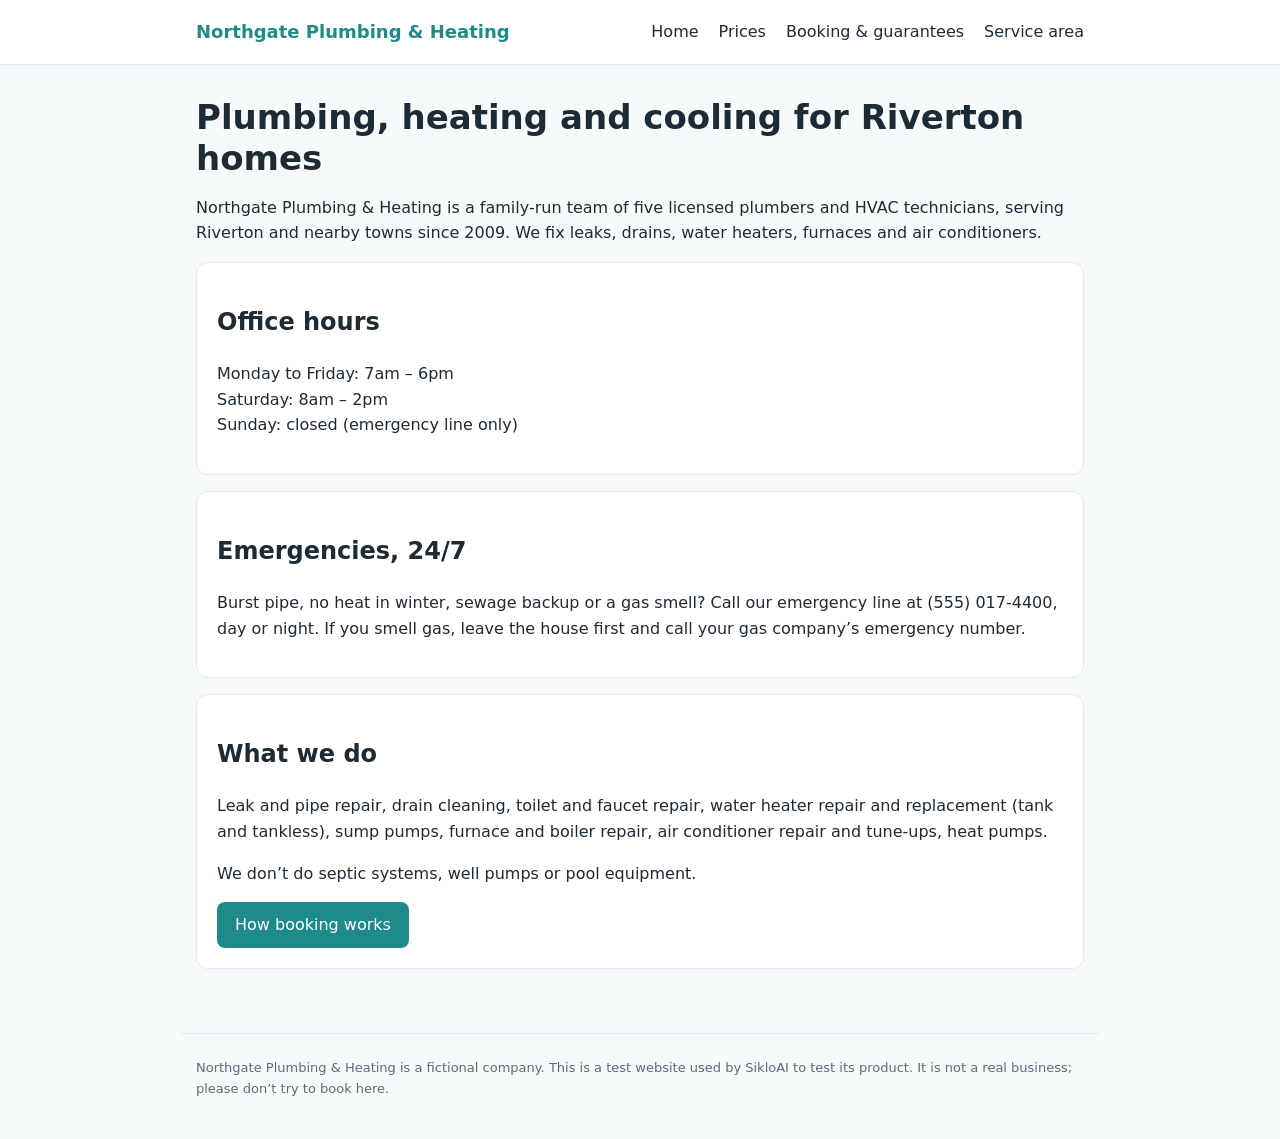
<file: index.html>
<!doctype html>
<html lang="en"><head><meta charset="utf-8"><meta name="viewport" content="width=device-width, initial-scale=1">
<title>Northgate Plumbing &amp; Heating | Plumber and HVAC in Riverton</title><meta name="robots" content="noindex, nofollow"><link rel="stylesheet" href="style.css"></head>
<body><header><nav><b>Northgate Plumbing &amp; Heating</b><a href="index.html">Home</a><a href="prices.html">Prices</a><a href="booking.html">Booking &amp; guarantees</a><a href="area.html">Service area</a></nav></header><main><h1>Plumbing, heating and cooling for Riverton homes</h1><p>Northgate Plumbing &amp; Heating is a family-run team of five licensed plumbers and HVAC technicians, serving Riverton and nearby towns since 2009. We fix leaks, drains, water heaters, furnaces and air conditioners.</p><div class="card"><h2>Office hours</h2><p>Monday to Friday: 7am – 6pm<br>Saturday: 8am – 2pm<br>Sunday: closed (emergency line only)</p></div><div class="card"><h2>Emergencies, 24/7</h2><p>Burst pipe, no heat in winter, sewage backup or a gas smell? Call our emergency line at (555) 017-4400, day or night. If you smell gas, leave the house first and call your gas company’s emergency number.</p></div><div class="card"><h2>What we do</h2><p>Leak and pipe repair, drain cleaning, toilet and faucet repair, water heater repair and replacement (tank and tankless), sump pumps, furnace and boiler repair, air conditioner repair and tune-ups, heat pumps.</p><p>We don’t do septic systems, well pumps or pool equipment.</p><a class="btn" href="booking.html">How booking works</a></div></main><footer>Northgate Plumbing &amp; Heating is a fictional company. This is a test website used by SikloAI to test its product. It is not a real business; please don’t try to book here.</footer></body></html>
</file>
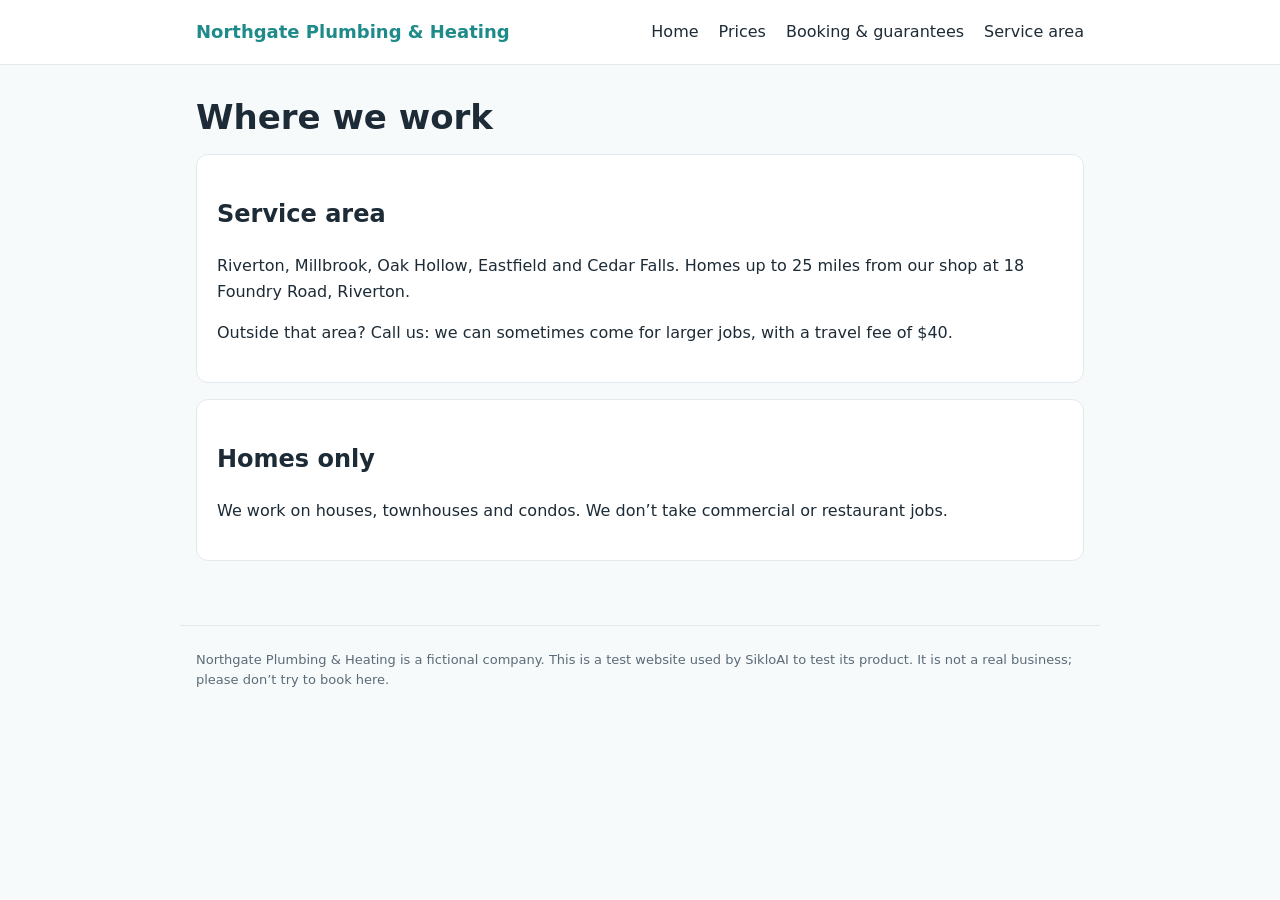
<file: area.html>
<!doctype html>
<html lang="en"><head><meta charset="utf-8"><meta name="viewport" content="width=device-width, initial-scale=1">
<title>Service area | Northgate Plumbing &amp; Heating</title><meta name="robots" content="noindex, nofollow"><link rel="stylesheet" href="style.css"></head>
<body><header><nav><b>Northgate Plumbing &amp; Heating</b><a href="index.html">Home</a><a href="prices.html">Prices</a><a href="booking.html">Booking &amp; guarantees</a><a href="area.html">Service area</a></nav></header><main><h1>Where we work</h1><div class="card"><h2>Service area</h2><p>Riverton, Millbrook, Oak Hollow, Eastfield and Cedar Falls. Homes up to 25 miles from our shop at 18 Foundry Road, Riverton.</p><p>Outside that area? Call us: we can sometimes come for larger jobs, with a travel fee of $40.</p></div><div class="card"><h2>Homes only</h2><p>We work on houses, townhouses and condos. We don’t take commercial or restaurant jobs.</p></div></main><footer>Northgate Plumbing &amp; Heating is a fictional company. This is a test website used by SikloAI to test its product. It is not a real business; please don’t try to book here.</footer></body></html>
</file>
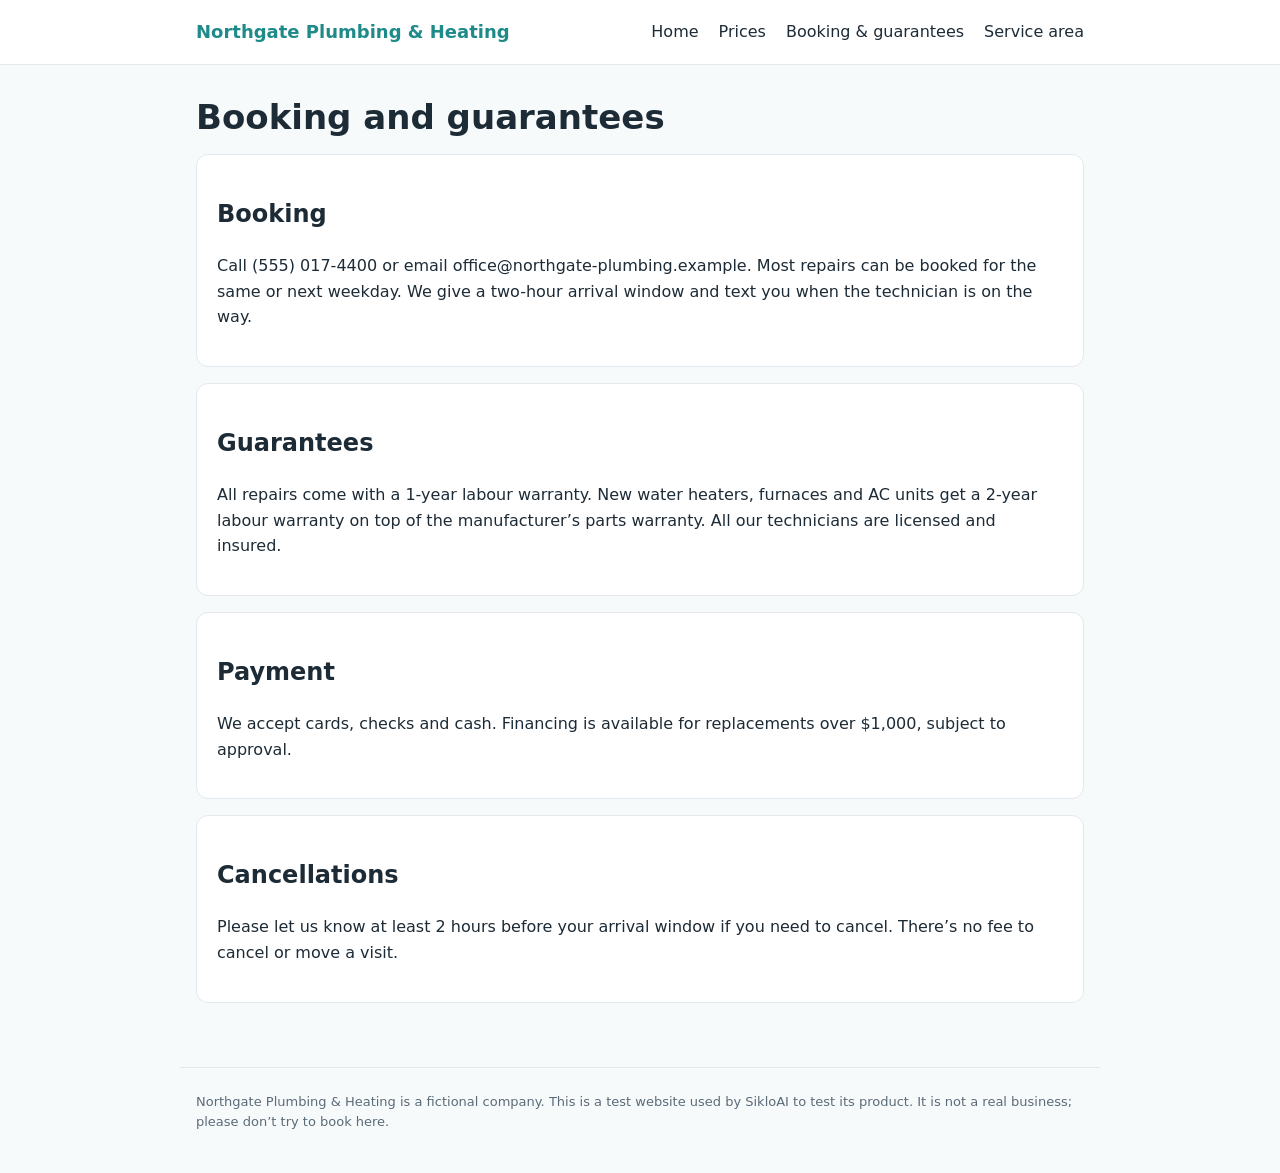
<file: booking.html>
<!doctype html>
<html lang="en"><head><meta charset="utf-8"><meta name="viewport" content="width=device-width, initial-scale=1">
<title>Booking &amp; guarantees | Northgate Plumbing &amp; Heating</title><meta name="robots" content="noindex, nofollow"><link rel="stylesheet" href="style.css"></head>
<body><header><nav><b>Northgate Plumbing &amp; Heating</b><a href="index.html">Home</a><a href="prices.html">Prices</a><a href="booking.html">Booking &amp; guarantees</a><a href="area.html">Service area</a></nav></header><main><h1>Booking and guarantees</h1><div class="card"><h2>Booking</h2><p>Call (555) 017-4400 or email office@northgate-plumbing.example. Most repairs can be booked for the same or next weekday. We give a two-hour arrival window and text you when the technician is on the way.</p></div><div class="card"><h2>Guarantees</h2><p>All repairs come with a 1-year labour warranty. New water heaters, furnaces and AC units get a 2-year labour warranty on top of the manufacturer’s parts warranty. All our technicians are licensed and insured.</p></div><div class="card"><h2>Payment</h2><p>We accept cards, checks and cash. Financing is available for replacements over $1,000, subject to approval.</p></div><div class="card"><h2>Cancellations</h2><p>Please let us know at least 2 hours before your arrival window if you need to cancel. There’s no fee to cancel or move a visit.</p></div></main><footer>Northgate Plumbing &amp; Heating is a fictional company. This is a test website used by SikloAI to test its product. It is not a real business; please don’t try to book here.</footer></body></html>
</file>
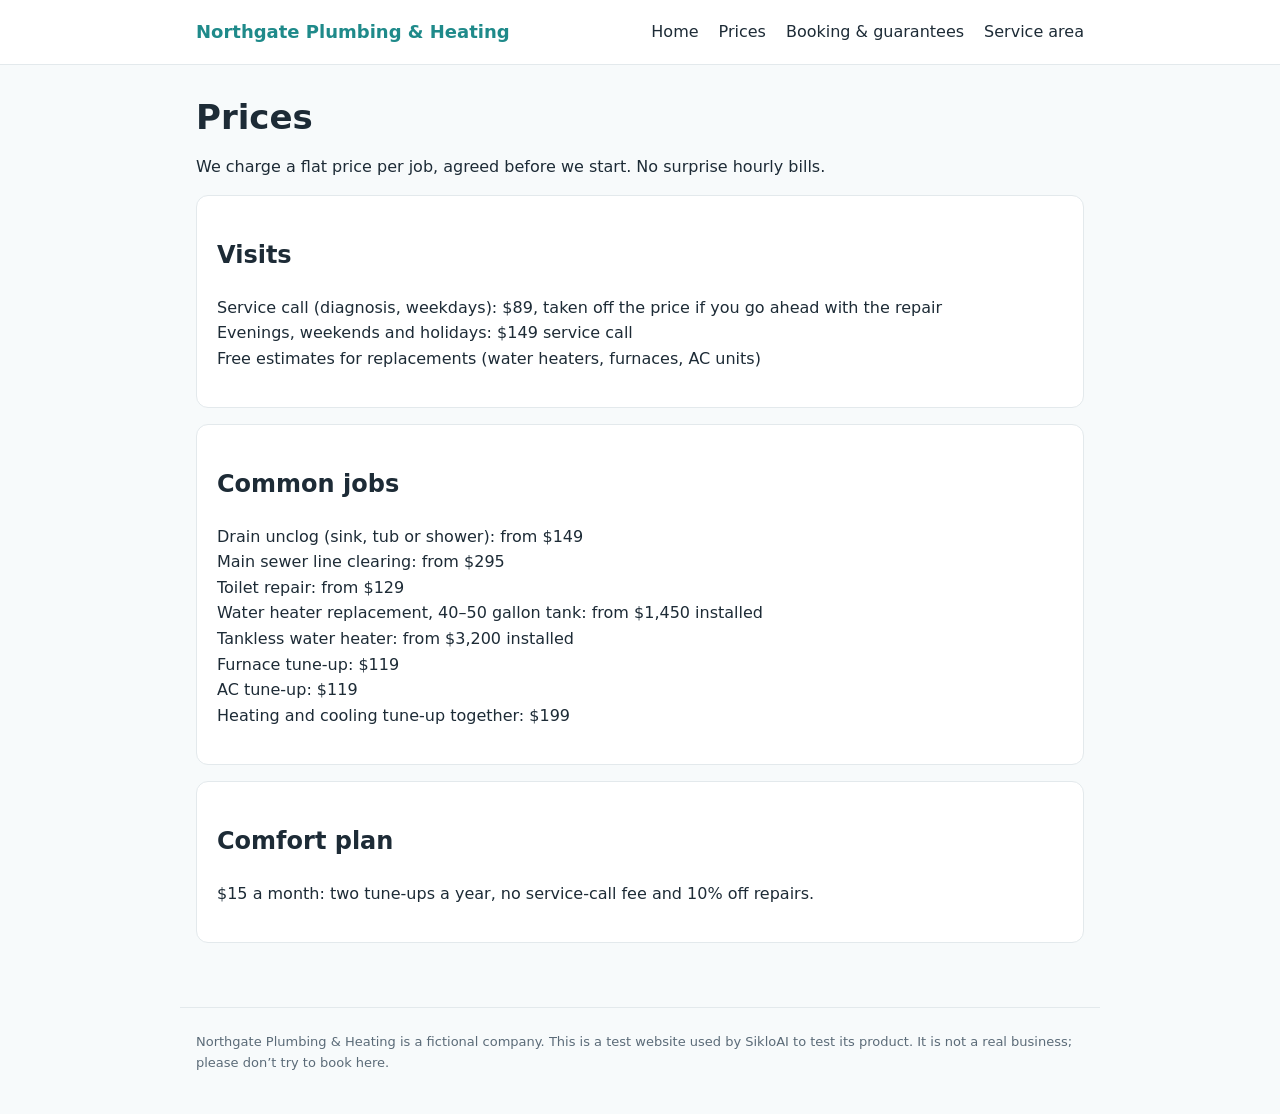
<file: prices.html>
<!doctype html>
<html lang="en"><head><meta charset="utf-8"><meta name="viewport" content="width=device-width, initial-scale=1">
<title>Prices | Northgate Plumbing &amp; Heating</title><meta name="robots" content="noindex, nofollow"><link rel="stylesheet" href="style.css"></head>
<body><header><nav><b>Northgate Plumbing &amp; Heating</b><a href="index.html">Home</a><a href="prices.html">Prices</a><a href="booking.html">Booking &amp; guarantees</a><a href="area.html">Service area</a></nav></header><main><h1>Prices</h1><p>We charge a flat price per job, agreed before we start. No surprise hourly bills.</p><div class="card"><h2>Visits</h2><p>Service call (diagnosis, weekdays): $89, taken off the price if you go ahead with the repair<br>Evenings, weekends and holidays: $149 service call<br>Free estimates for replacements (water heaters, furnaces, AC units)</p></div><div class="card"><h2>Common jobs</h2><p>Drain unclog (sink, tub or shower): from $149<br>Main sewer line clearing: from $295<br>Toilet repair: from $129<br>Water heater replacement, 40–50 gallon tank: from $1,450 installed<br>Tankless water heater: from $3,200 installed<br>Furnace tune-up: $119<br>AC tune-up: $119<br>Heating and cooling tune-up together: $199</p></div><div class="card"><h2>Comfort plan</h2><p>$15 a month: two tune-ups a year, no service-call fee and 10% off repairs.</p></div></main><footer>Northgate Plumbing &amp; Heating is a fictional company. This is a test website used by SikloAI to test its product. It is not a real business; please don’t try to book here.</footer></body></html>
</file>
<file: style.css>
:root { --ink: #1d2b36; --muted: #5b6b78; --brand: #1f8a8a; --bg: #f7fafb; }
* { box-sizing: border-box; }
body { margin: 0; font: 16px/1.6 system-ui, -apple-system, Segoe UI, Roboto, sans-serif; color: var(--ink); background: var(--bg); }
header { background: #fff; border-bottom: 1px solid #e3e9ec; }
nav, main, footer { max-width: 920px; margin: 0 auto; padding: 0 16px; }
nav { display: flex; gap: 20px; align-items: center; height: 64px; flex-wrap: wrap; }
nav b { color: var(--brand); margin-right: auto; font-size: 18px; }
nav a { color: var(--ink); text-decoration: none; }
main { padding: 32px 16px 48px; }
h1 { font-size: 34px; line-height: 1.2; margin: 0 0 12px; }
.card { background: #fff; border: 1px solid #e3e9ec; border-radius: 12px; padding: 20px; margin: 16px 0; }
table { width: 100%; border-collapse: collapse; } td { padding: 8px 0; border-bottom: 1px solid #eef2f4; }
td:last-child { text-align: right; font-weight: 600; }
footer { color: var(--muted); font-size: 13px; padding: 24px 16px 40px; border-top: 1px solid #e3e9ec; }
.btn { display: inline-block; background: var(--brand); color: #fff; padding: 10px 18px; border-radius: 8px; text-decoration: none; }
</file>
